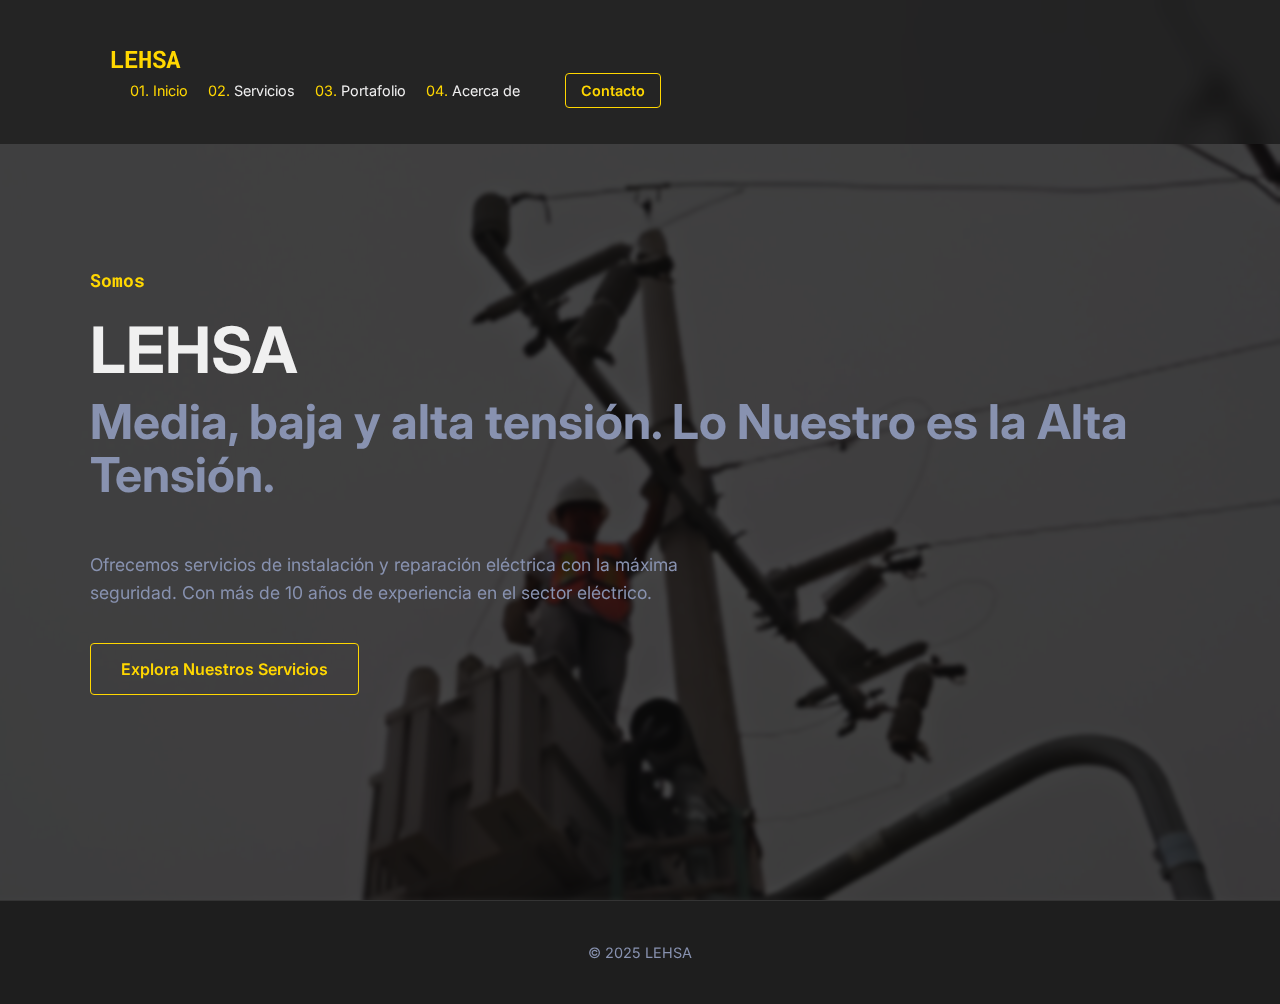
<file: index.html>
<!DOCTYPE html>
<html lang="es">
<head>
    <meta charset="UTF-8">
    <meta name="viewport" content="width=device-width, initial-scale=1.0">
    <title>Inicio - LEHSA</title>
    <link rel="stylesheet" href="css/main.css">
    <link rel="stylesheet" href="https://cdnjs.cloudflare.com/ajax/libs/font-awesome/6.0.0-beta3/css/all.min.css">
    <link href="https://fonts.googleapis.com/css2?family=Roboto+Mono:wght@400;700&family=Inter:wght@400;600;700&display=swap" rel="stylesheet">
</head>
<body class="transparent-body"> <div class="page-bg-slider">
        <img src="Image/Trabajo 1.png" class="bg-slide active">
        <img src="Image/Instalacion Luminaria.png" class="bg-slide">
        <img src="Image/Transformador seco.png" class="bg-slide">
        <img src="Image/Transformador.png" class="bg-slide">
    </div>

    <div class="page-overlay"></div>

    <header class="header">
        <div class="container">
            <h1>LEHSA</h1>
            <nav>
                <ul>
                    <li><a href="index.html" class="active">Inicio</a></li>
                    <li><a href="servicios.html">Servicios</a></li>
                    <li><a href="portafolio.html">Portafolio</a></li>
                    <li><a href="acerca.html">Acerca de</a></li>
                    <li><a href="contacto.html">Contacto</a></li>
                </ul>
            </nav>
        </div>
    </header>

    <main>
        <section id="inicio" class="hero transparent-hero">
            <div class="container">
                <h2>Somos</h2>
                <p>LEHSA</p>
                <p>Media, baja y alta tensión. Lo Nuestro es la Alta Tensión.</p> 
                <p>
                    Ofrecemos servicios de instalación y reparación eléctrica con la máxima seguridad.
                    Con más de 10 años de experiencia en el sector eléctrico.
                </p>
                <a href="servicios.html" class="btn">Explora Nuestros Servicios</a>
            </div>
        </section>
    </main>

    <footer class="footer">
        <div class="container">
            <p>&copy; 2025 LEHSA</p>
        </div>
    </footer>

    <script src="js/main.js"></script>
    <script src="js/bg-slider.js"></script>
    <script src="js/carousel-elements.js"></script>
    <script src="js/carousel-events.js"></script>
    <script src="js/carousel-functions.js"></script>

</body>
</html>
</file>
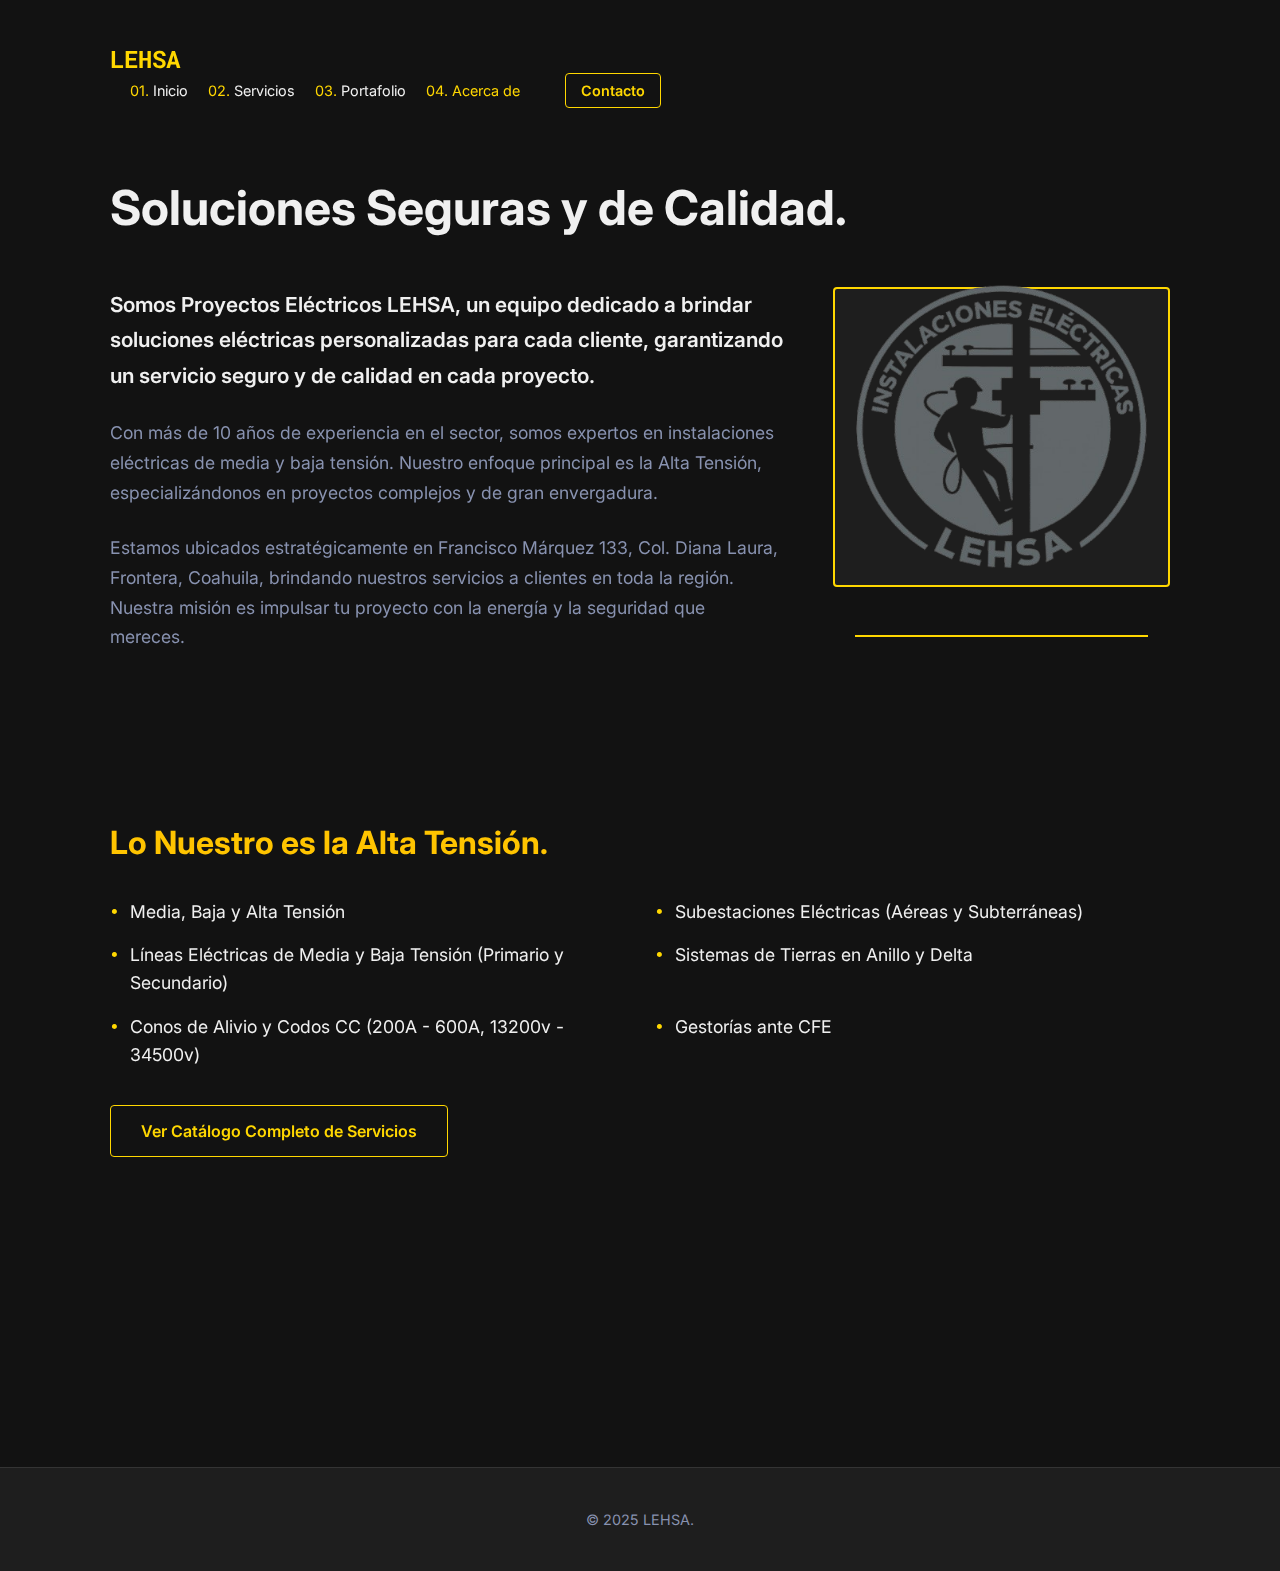
<file: acerca.html>
<!DOCTYPE html>
<html lang="es">
<head>
    <meta charset="UTF-8">
    <meta name="viewport" content="width=device-width, initial-scale=1.0">
    <title>Acerca de - LEHSA</title>
    <link rel="stylesheet" href="css/main.css">
    <link rel="stylesheet" href="https://cdnjs.cloudflare.com/ajax/libs/font-awesome/6.0.0-beta3/css/all.min.css">
    <link href="https://fonts.googleapis.com/css2?family=Roboto+Mono:wght@400;700&family=Inter:wght@400;600;700&display=swap" rel="stylesheet">
</head>
<body>
    <header class="header">
        <div class="container">
            <h1>LEHSA</h1><nav>
                <ul>
                    <li><a href="index.html">Inicio</a></li>
                    <li><a href="servicios.html">Servicios</a></li>
                    <li><a href="portafolio.html">Portafolio</a></li>
                    <li><a href="acerca.html" class="active">Acerca de</a></li>
                    <li><a href="contacto.html">Contacto</a></li>
                </ul>
            </nav>
        </div>
    </header>

    <main>
        <section class="section about-hero">
            <div class="container">
                <h2 class="section-title">Soluciones Seguras y de Calidad.</h2>
                
                <div class="about-content">
                    <div class="about-text">
                        <p class="lead-text">
                            Somos Proyectos Eléctricos LEHSA, un equipo dedicado a brindar soluciones eléctricas personalizadas para cada cliente,
                            garantizando un servicio seguro y de calidad en cada proyecto.
                        </p>
                        
                        <p>
                            Con más de 10 años de experiencia en el sector, somos expertos en instalaciones eléctricas de media y baja tensión. 
                            Nuestro enfoque principal es la Alta Tensión, especializándonos en proyectos complejos y de gran envergadura.
                        </p>

                        <p>
                            Estamos ubicados estratégicamente en Francisco Márquez 133, Col. Diana Laura, Frontera, Coahuila, 
                            brindando nuestros servicios a clientes en toda la región. Nuestra misión es impulsar tu proyecto con la energía y la seguridad que mereces.
                        </p>
                    </div>

                    <div class="about-image">
                        <div class="image-placeholder">
                            <div class="image-wrapper">
                            <img src="Image/Si.png" alt="Logo de LEHSA">
                            </div>
                        </div>
                    </div>
                </div>
            </div>
        </section>

        <section class="section service-focus">
            <div class="container">
                <h3 class="subsection-title">Lo Nuestro es la Alta Tensión.</h3>
                <ul class="skills-list">
                    <li>Media, Baja y Alta Tensión</li>
                    <li>Subestaciones Eléctricas (Aéreas y Subterráneas)</li>
                    <li>Líneas Eléctricas de Media y Baja Tensión (Primario y Secundario)</li>
                    <li>Sistemas de Tierras en Anillo y Delta</li>
                    <li>Conos de Alivio y Codos CC (200A - 600A, 13200v - 34500v)</li>
                    <li>Gestorías ante CFE</li>
                </ul>
                <a href="servicios.html" class="btn">Ver Catálogo Completo de Servicios</a>
            </div>
        </section>
    </main>
    
    <footer class="footer">
        <div class="container">
            <p>&copy; 2025 LEHSA.</p>
        </div>
    </footer>

    
    <script src="js/main.js"></script>
</body>
</html>
</file>
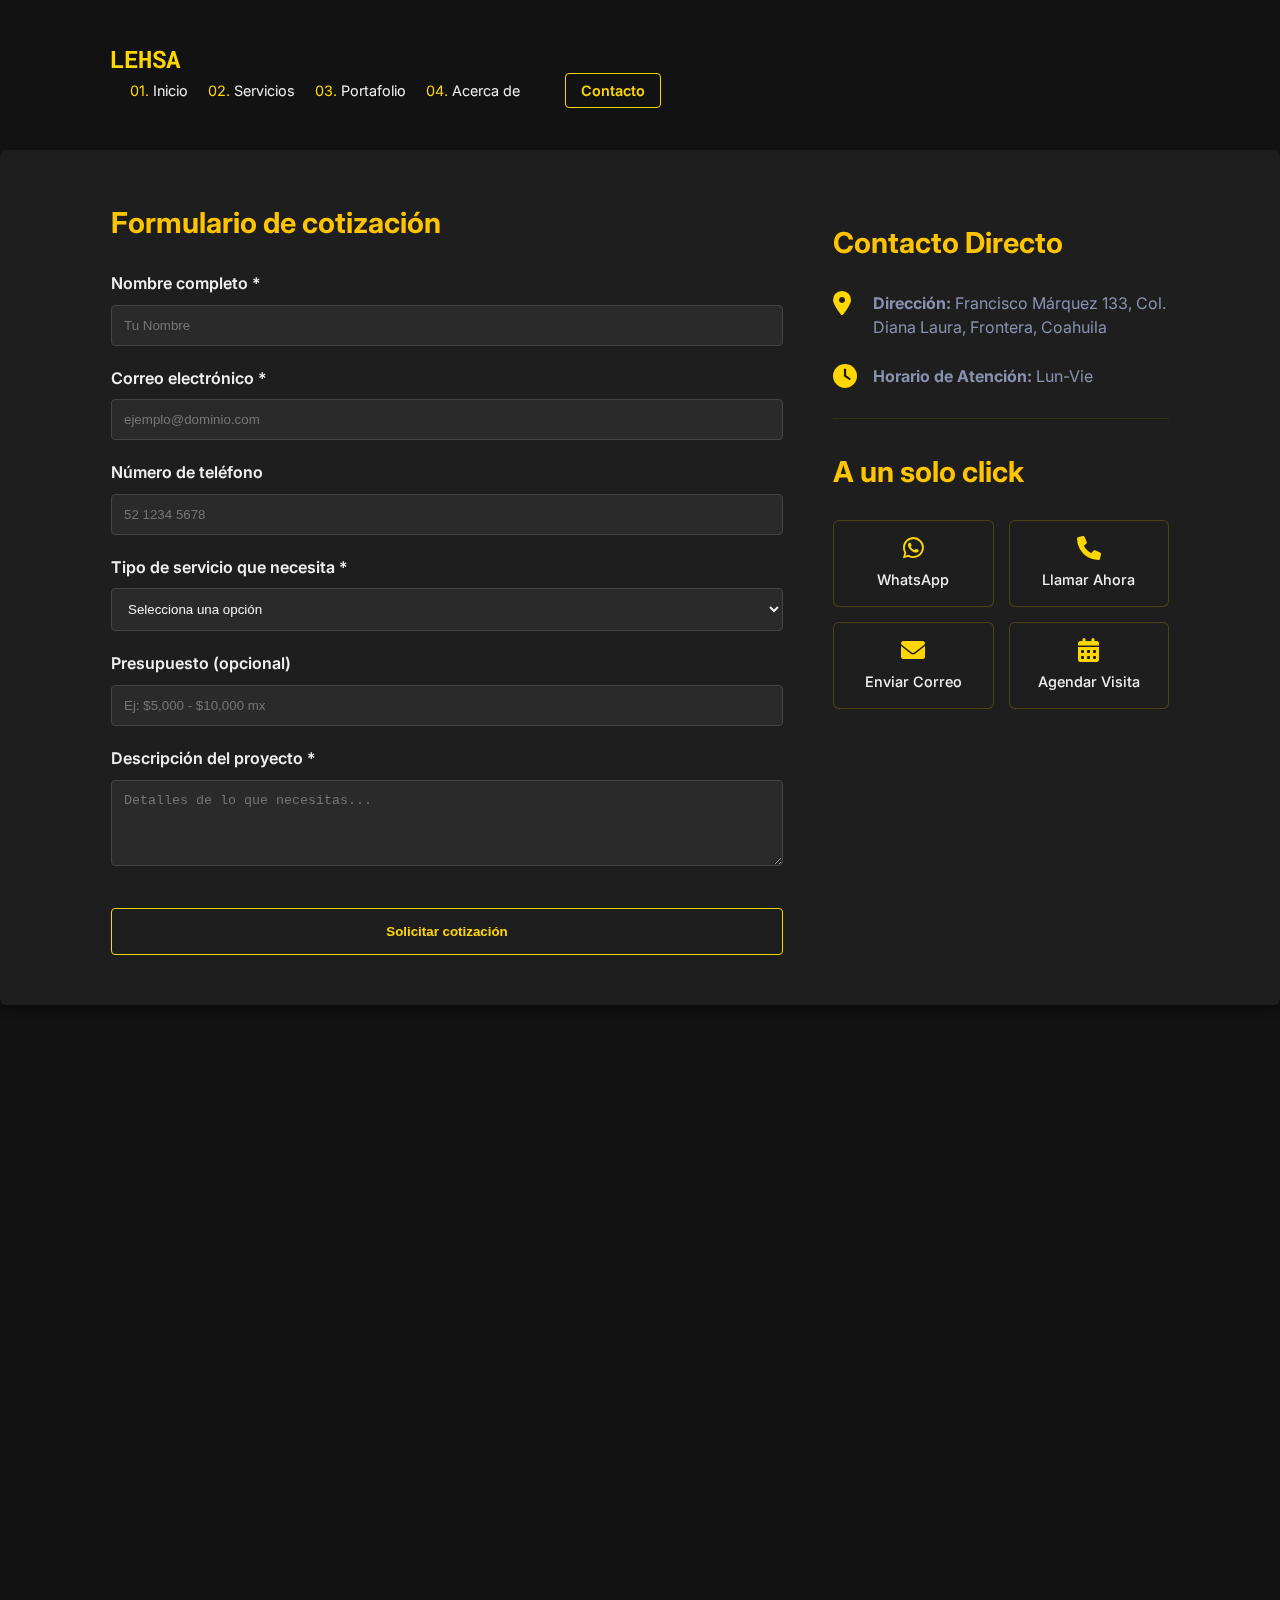
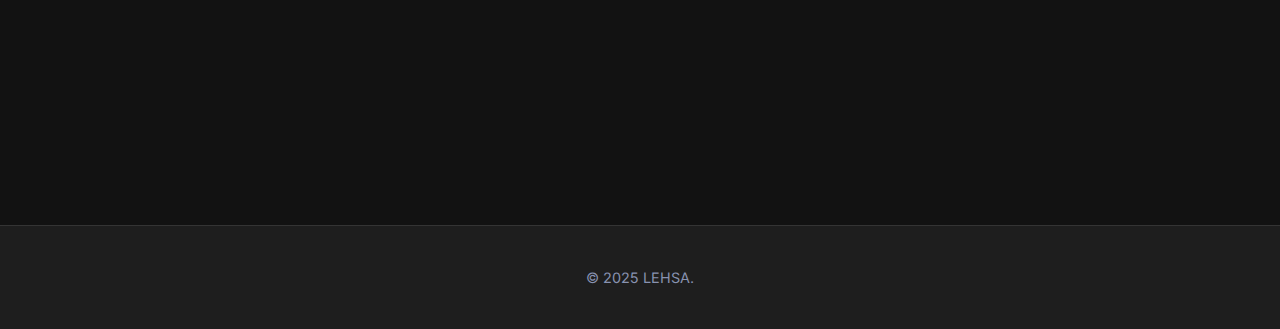
<file: contacto.html>
<!DOCTYPE html>
<html lang="es">
<head>
    <meta charset="UTF-8">
    <meta name="viewport" content="width=device-width, initial-scale=1.0">
    <title>Inicio - LEHSA</title>
    <link rel="stylesheet" href="css/main.css">
    <link rel="stylesheet" href="https://cdnjs.cloudflare.com/ajax/libs/font-awesome/6.0.0-beta3/css/all.min.css">
    <link href="https://fonts.googleapis.com/css2?family=Roboto+Mono:wght@400;700&family=Inter:wght@400;600;700&display=swap" rel="stylesheet">
<style>
        .map-placeholder {
            width: 100%;
            height: 400px;
            background-color: #333;
            display: flex;
            justify-content: center;
            align-items: center;
            color: var(--color-text-light);
            font-size: 1.5em;
            border: 2px solid var(--color-accent-primary);
            margin-top: 40px;
        }
    </style>

</head>
<body>
<header class="header">
        <div class="container">
            <h1>LEHSA</h1><nav>
                <ul>
                    <li><a href="index.html">Inicio</a></li>
                    <li><a href="servicios.html">Servicios</a></li>
                    <li><a href="portafolio.html">Portafolio</a></li>
                    <li><a href="acerca.html">Acerca de</a></li>
                    <li><a href="contacto.html" class="active">Contacto</a></li>
                </ul>
            </nav>
        </div>
    </header>

    <main>
        
      <section class="section" style="padding-top: 150px;">
    <form class="contact-form"
      action="https://api.web3forms.com/submit"
      method="POST">

    <input type="hidden" name="access_key" value="88c53914-6cd7-4025-ad7e-12ce39c0093f">

    <input type="hidden" name="subject" value="Nueva solicitud de cotización">
    <input type="hidden" name="from_name" value="COTIZACION LEHSA">
    <input type="hidden" name="redirect" value="https://lexianglitch.github.io/LEHSA/index.html">

    <input type="checkbox" name="botcheck" style="display:none">

    <div class="container contact-grid">
        <div class="contact-form-side">
            <h3>Formulario de cotización</h3>

            <div class="form-group">
                <label for="nombre">Nombre completo *</label>
                <input type="text" id="nombre" name="nombre" required placeholder="Tu Nombre">
            </div>

            <div class="form-group">
                <label for="email">Correo electrónico *</label>
                <input type="email" id="email" name="email" required placeholder="ejemplo@dominio.com">
            </div>

            <div class="form-group">
                <label for="telefono">Número de teléfono</label>
                <input type="tel" id="telefono" name="telefono" required placeholder="52 1234 5678">
            </div>

            <div class="form-group">
                <label for="servicio">Tipo de servicio que necesita *</label>
                <select id="servicio" name="servicio" required>
                    <option value="" disabled selected>Selecciona una opción</option>
                    <option value="INSTALACION DE SUBESTACION">INSTALACION DE SUBESTACION</option>
                    <option value="INSTALACION DE LUMINARIA">INSTALACION DE LUMINARIA</option>
                    <option value="COLOCACION DE TRANSFORMADOR">COLOCACION DE TRANSFORMADOR</option>
                    <option value="MATERIAL ELECTRICO">MATERIAL ELECTRICO</option>
                    <option value="INSTALCION DE ACCESESORIOS">INSTALCION DE ACCESESORIOS</option>
                    <option value="INSTALACION DE INTERRUPTORES">INSTALACION DE INTERRUPTORES</option>
                    <option value="Otros">Otro</option>
                </select>
            </div>

            <div class="form-group">
                <label for="presupuesto">Presupuesto (opcional)</label>
                <input type="text" id="presupuesto" name="presupuesto" placeholder="Ej: $5,000 - $10,000 mx">
            </div>

            <div class="form-group">
                <label for="descripcion">Descripción del proyecto *</label>
                <textarea id="descripcion" name="descripcion" rows="4" required placeholder="Detalles de lo que necesitas..."></textarea>
            </div>

            <button type="submit" class="btn">Solicitar cotización</button>
        </div>

                <div class="contact-info-side">
                    
                    <h3>Contacto Directo</h3>
                    <div class="info-item">
                        <i class="fas fa-map-marker-alt"></i>
                        <p><strong>Dirección:</strong> Francisco Márquez 133, Col. Diana Laura, Frontera, Coahuila</p>
                    </div>
                    <div class="info-item">
                        <i class="fas fa-clock"></i>
                        <p><strong>Horario de Atención:</strong> Lun-Vie</p>
                    </div>
                    
                    <hr class="separator">

                    <h3>A un solo click</h3>
                    <div class="quick-links-grid">
                        <a href="https://wa.me/8662547027?text=Hola,%20me%20interesa%20una%20cotización" target="_blank" class="quick-btn">
                            <i class="fab fa-whatsapp"></i><span>WhatsApp</span>
                        </a>
                        <a href="tel:8662547027" class="quick-btn">
                            <i class="fas fa-phone"></i><span>Llamar Ahora</span>
                        </a>
                        <a href="mailto:marisanchez84@hotmail.com" class="quick-btn">
                            <i class="fas fa-envelope"></i><span>Enviar Correo</span>
                        </a>
                        <a href="#" class="quick-btn">
                            <i class="fas fa-calendar-alt"></i><span>Agendar Visita</span>
                        </a>
                    </div>
                </div>

            </div>
        </section>

<section class="section map-section" style="padding-top: 0;">
    <div class="container">
        <h3 class="subsection-title" style="text-align: center;">Nos encontramos en</h3>

        <div class="map-container" style="width: 100%; height: 400px; border-radius: 15px; overflow: hidden; margin-top: 20px;">
            <iframe 
                src="https://www.google.com/maps/embed?pb=!1m18!1m12!1m3!1d1777.9386861063722!2d-101.48250946110508!3d26.970782394153204!2m3!1f0!2f0!3f0!3m2!1i1024!2i768!4f13.1!3m3!1m2!1s0x868bcf27a4b5fbe5%3A0x3c78160ad3f9a2dc!2sFrancisco%20M%C3%A1rquez%2C%2025644%20Col.%20Diana%20Laura%20Riojas%20de%20Colosio%2C%20Coah.!5e0!3m2!1ses-419!2smx!4v1764815939664!5m2!1ses-419!2smx" 
                width="100%" 
                height="100%" 
                style="border:0;" 
                allowfullscreen="" 
                loading="lazy" 
                referrerpolicy="no-referrer-when-downgrade">
            </iframe>
        </div>

    </div>
</section>

    <footer class="footer">
        <div class="container">
            <p>&copy; 2025 LEHSA.</p>
        </div>
    </footer>

    
    <script src="js/main.js"></script>
</body>

</html>
</file>
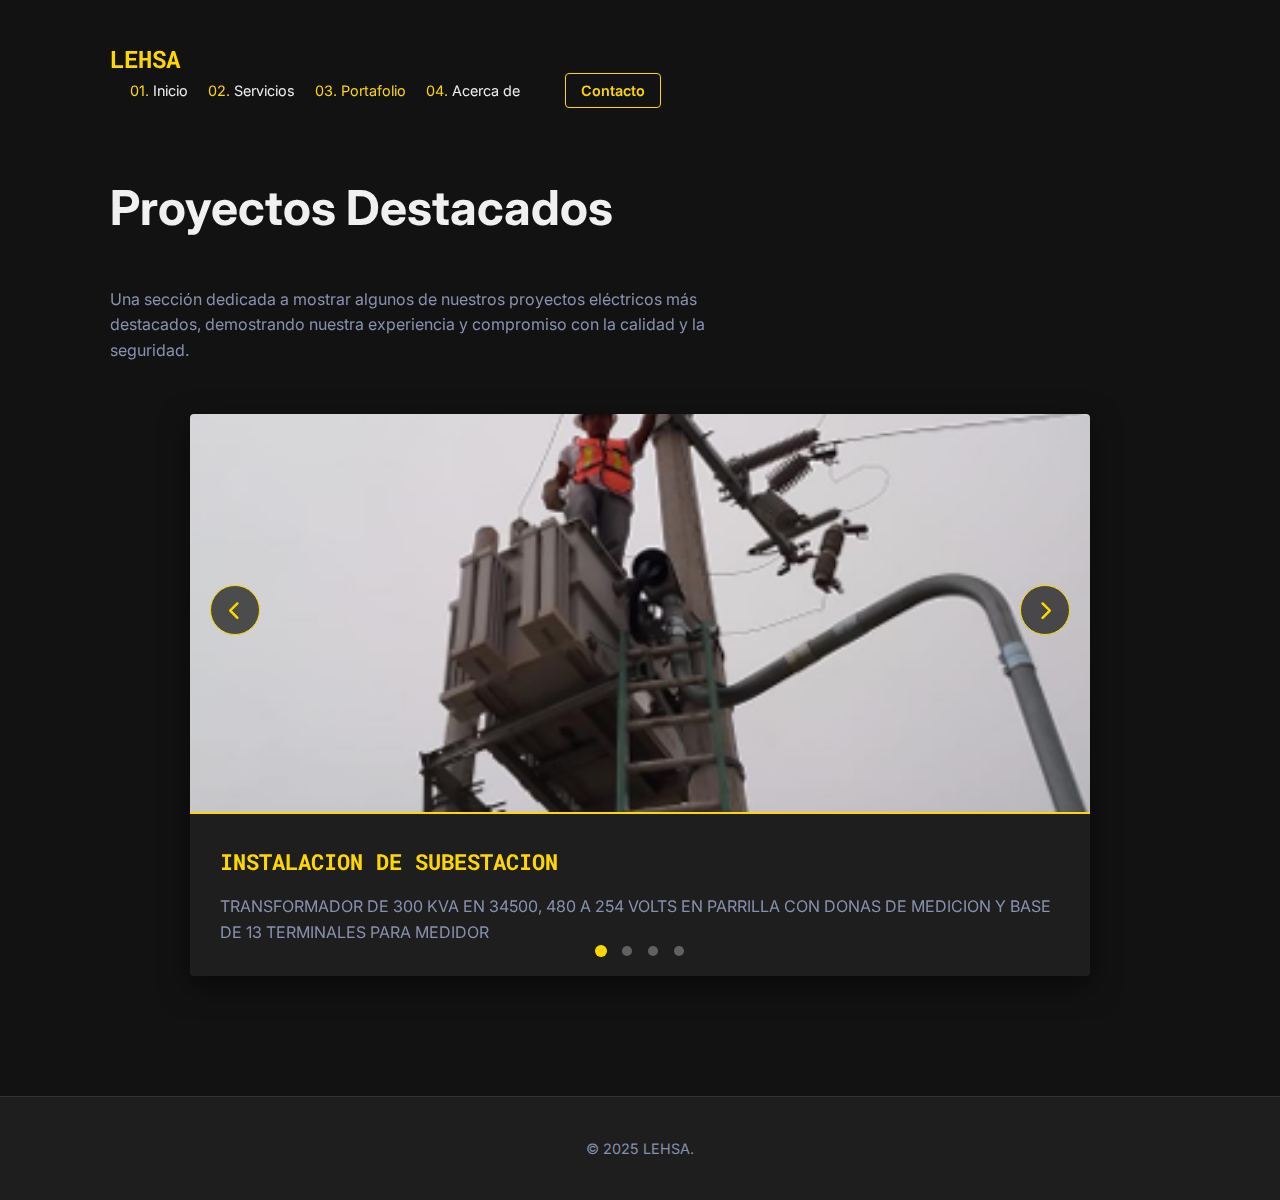
<file: portafolio.html>
<!DOCTYPE html>
<html lang="es">
<head>
    <meta charset="UTF-8">
    <meta name="viewport" content="width=device-width, initial-scale=1.0">
    <title>Portafolio - LEHSA</title>
    <link rel="stylesheet" href="css/main.css">
    <link rel="stylesheet" href="https://cdnjs.cloudflare.com/ajax/libs/font-awesome/6.0.0-beta3/css/all.min.css">
    <link href="https://fonts.googleapis.com/css2?family=Inter:wght@400;600;700&family=Roboto+Mono:wght@400;700&display=swap" rel="stylesheet">
</head>
<body>
    <header class="header">
        <div class="container">
             <h1>LEHSA</h1><nav>
                <ul>
                    <li><a href="index.html">Inicio</a></li>
                    <li><a href="servicios.html">Servicios</a></li>
                    <li><a href="portafolio.html" class="active">Portafolio</a></li>
                    <li><a href="acerca.html">Acerca de</a></li>
                    <li><a href="contacto.html">Contacto</a></li>
                </ul>
            </nav>
        </div>
    </header>

    <main>
        <section id="portafolio" class="section portfolio-section" style="padding-top: 150px;">
            <div class="container">
                
                <h2 class="section-title">Proyectos Destacados</h2>
                
                <p style="color: var(--color-text-subtle); max-width: 600px; margin-bottom: 50px;">
                    Una sección dedicada a mostrar algunos de nuestros proyectos eléctricos más destacados,
                    demostrando nuestra experiencia y compromiso con la calidad y la seguridad.
                </p>

                <div class="carousel-container">
                    <div class="carousel-track">
                        
                        <div class="carousel-item">
                            <div class="image-wrapper">
                                <img src="Image/PF/Instalacion Subestacion.png" alt="Instalación eléctrica en local comercial">
                            </div>
                            <div class="carousel-caption">
                                <h4>INSTALACION DE SUBESTACION</h4>
                                <p>TRANSFORMADOR DE 
                                    300 KVA EN 34500, 480 
                                    A 254 VOLTS EN 
                                    PARRILLA CON DONAS 
                                    DE MEDICION Y BASE 
                                    DE 13 TERMINALES 
                                    PARA MEDIDOR</p>
                            </div>
                        </div>

                        <div class="carousel-item">
                            <div class="image-wrapper">

                                <img src="Image/PF/Instalacion de interruptores.png" alt="Instalacion de interruptores">
                            </div>
                            <div class="carousel-caption">
                                <h4>INSTALACION DE INTERRUPTORES</h4>
                                <p>TRES  PIEZAS, CON 
                                CONECCIONES, ZAPATAS 
                                PONCHABLES PARA 
                                DERIVADOS DE 
                                ALIMENTADORES  
                                BAJADAS DE EQUIPOS, 
                                (MOTORES). CON CABLE 
                                CAL. 500 Y 3/0.
                                </p>
                            </div>
                        </div>

                        <div class="carousel-item">
                            <div class="image-wrapper">
                                
                                <img src="Image/PF/Colocacion de transformador.png" alt="Colocacion de transformador">
                            </div>
                            <div class="carousel-caption">
                                <h4>COLOCACION DE TRANSFORMADOR</h4>
                                <p>PEDESTAL EN 34500, A 
                                440 A 254 VOLTS CON 
                                CONOS DE ALIVIO EN 35 
                                KV Y CODOS DE 600 
                                AMPERS CON 
                                BOQUILLAS BUSHING 
                                CON ADAPTADOR DE 
                                TIERRAS EN 35 KV CON 
                                CABLE XLP DE 35 KV
                                </p>
                            </div>
                        </div>

                        <div class="carousel-item">
                            <div class="image-wrapper">
                                
                                <img src="Image/PF/Instalacion Luminaria.png" alt="Instalacion de luminaria">
                            </div>
                            <div class="carousel-caption">
                                <h4>INSTALACION DE LUMINARIA</h4>
                                <p> CANALIZACION DE 
                                TUBERIA CONDUIT 
                                PARED GRUESA Y 
                                CABLEADO, 
                                INSTALACION DE 
                                LUMINARIA LED, EN 
                                ALTURA DE 9 MTS.
                                </p>
                            </div>
                        </div>

                    </div>

                    <button class="carousel-btn prev" aria-label="Anterior"><i class="fas fa-chevron-left"></i></button>
                    <button class="carousel-btn next" aria-label="Siguiente"><i class="fas fa-chevron-right"></i></button>
                    
                    <div class="carousel-nav">
                        <button class="carousel-indicator current-slide"></button>
                        <button class="carousel-indicator"></button>
                        <button class="carousel-indicator"></button>
                                                <button class="carousel-indicator"></button>
                    </div>
                </div>

            </div>
        </section>
    </main>

    <footer class="footer">
        <div class="container">
            <p>&copy; 2025 LEHSA.</p>
        </div>
    </footer>

    
    <script src="js/main.js"></script>
    <script src="js/carousel-elements.js"></script>
    <script src="js/carousel-events.js"></script>
    <script src="js/carousel-functions.js"></script>

    <div id="imageModal" class="lightbox-modal">
    <span class="lightbox-close">&times;</span>
    <img class="lightbox-content" id="img01">
    <div id="caption"></div>
</div>
</body>
</html>
</file>
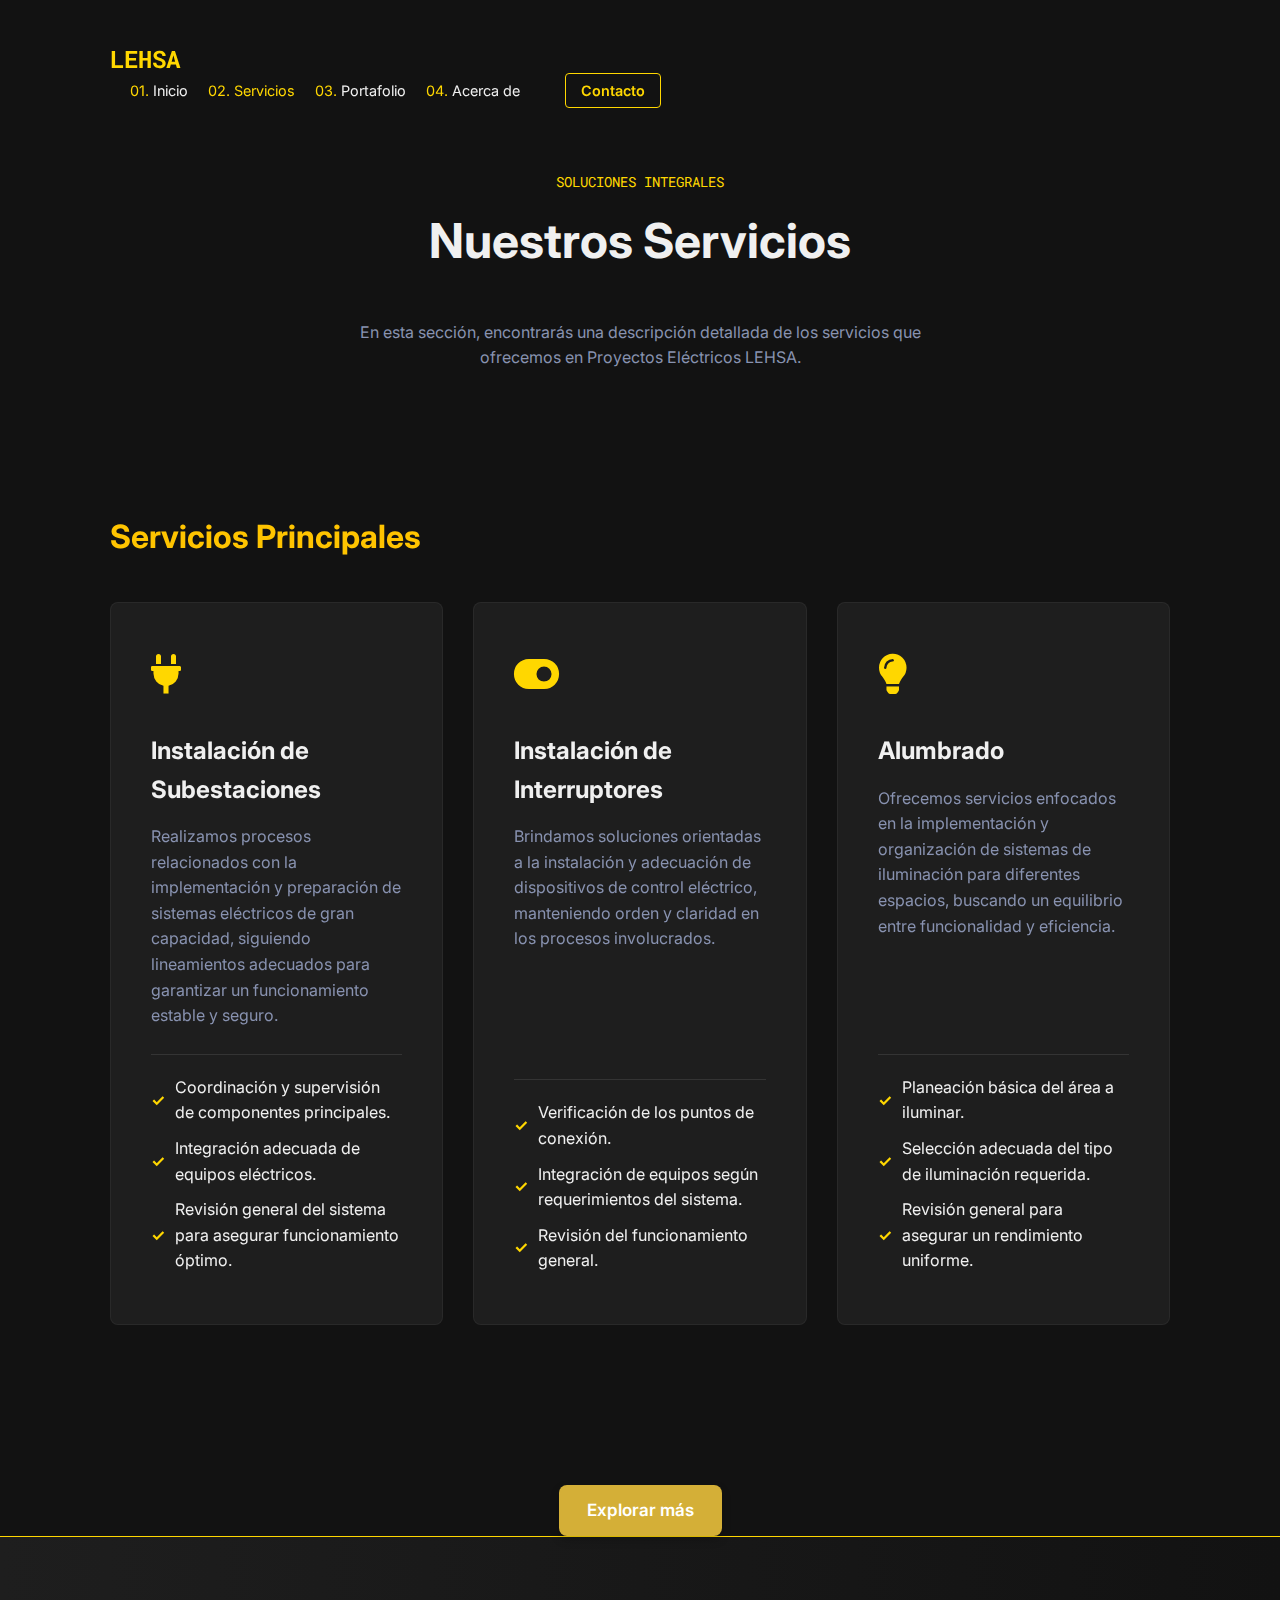
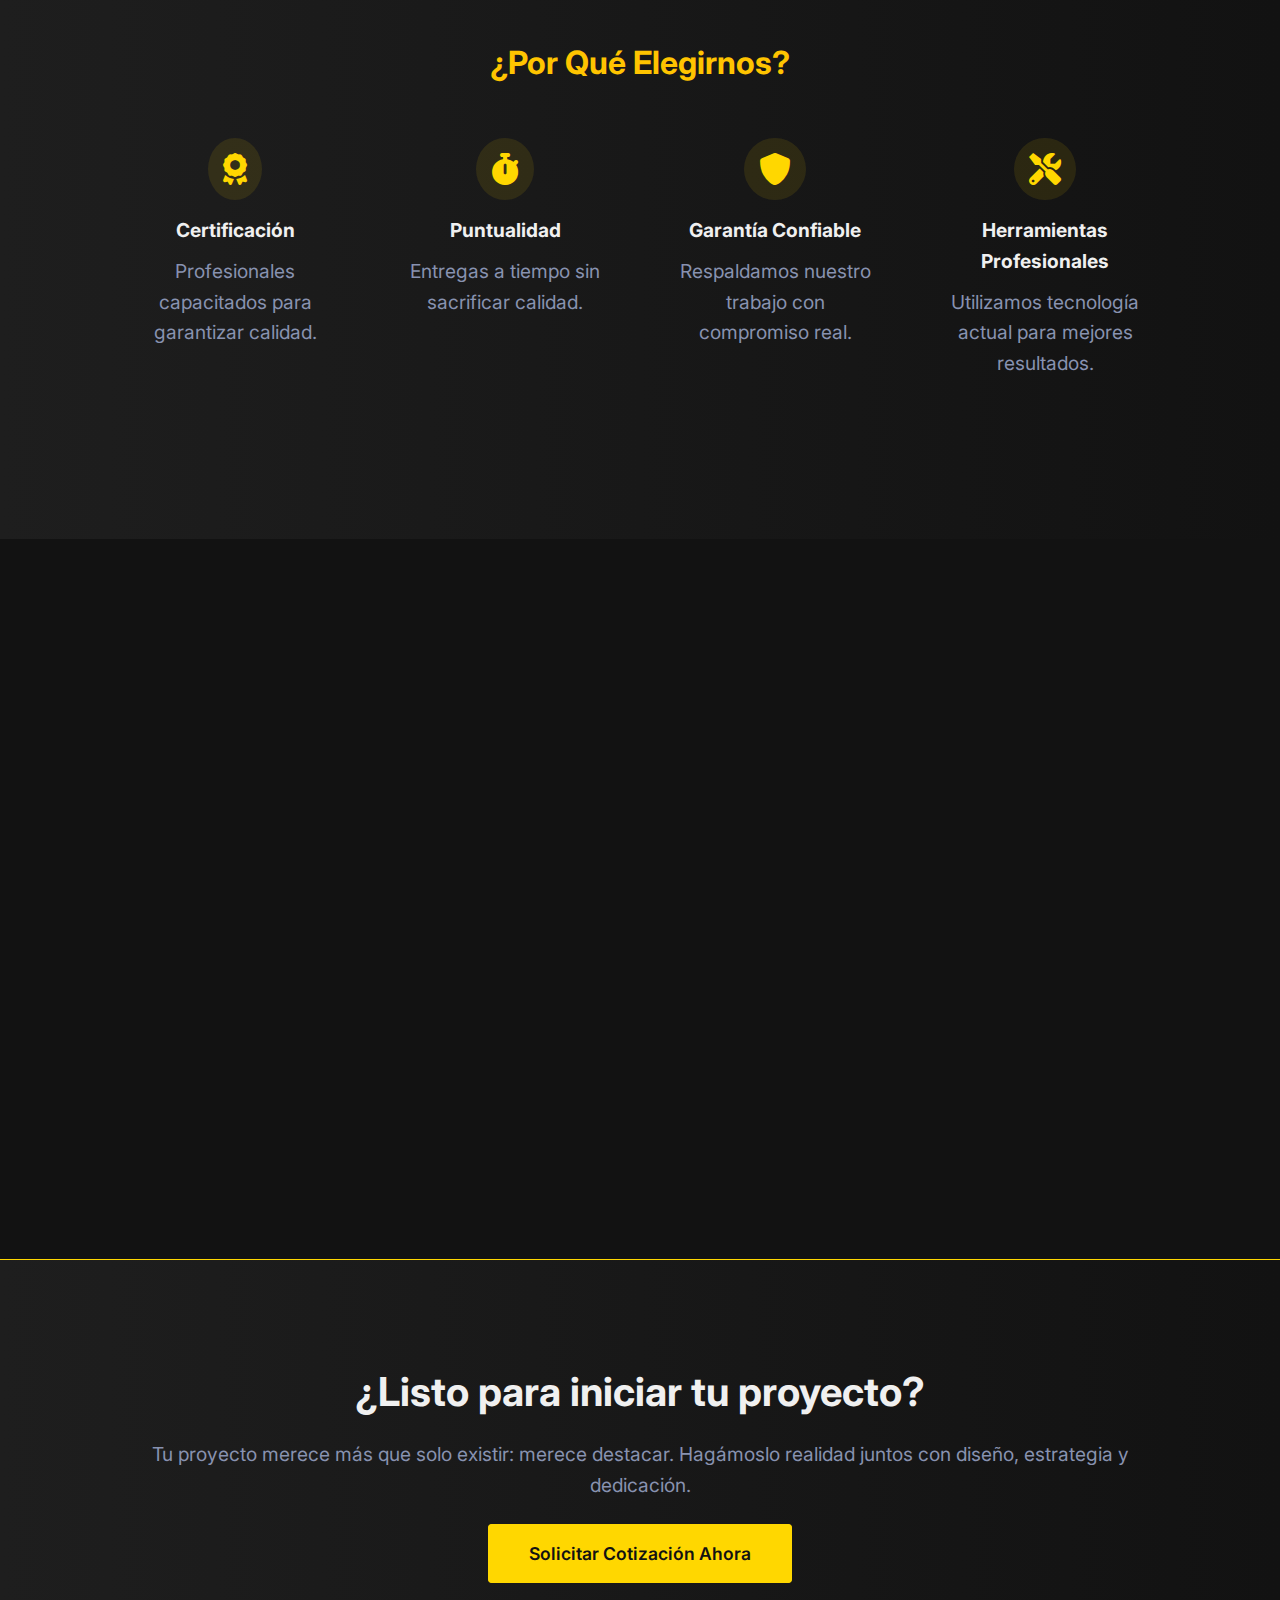
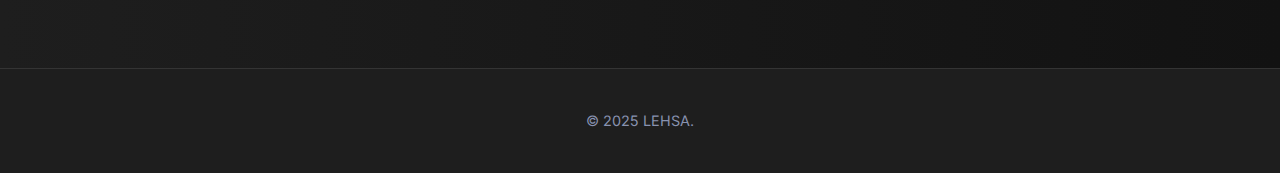
<file: servicios.html>
<!DOCTYPE html>
<html lang="es">
<head>
    <meta charset="UTF-8">
    <meta name="viewport" content="width=device-width, initial-scale=1.0">
        <style>
        html, body {
            background-color: #121212 !important; 
        }
    </style>
    <title>Servicios - LEHSA</title>
    <link rel="stylesheet" href="css/main.css">
    <link rel="stylesheet" href="https://cdnjs.cloudflare.com/ajax/libs/font-awesome/6.0.0-beta3/css/all.min.css">
    <link href="https://fonts.googleapis.com/css2?family=Inter:wght@400;600;700&family=Roboto+Mono:wght@400;700&display=swap" rel="stylesheet">
</head>

<body class="transparent-body page-transition"> 
    
<body>
    <header class="header">
        <div class="container">
            <h1>LEHSA</h1><nav>
                <ul>
                    <li><a href="index.html">Inicio</a></li>
                    <li><a href="servicios.html" class="active">Servicios</a></li>
                    <li><a href="portafolio.html">Portafolio</a></li>
                    <li><a href="acerca.html">Acerca de</a></li>
                    <li><a href="contacto.html">Contacto</a></li>
                </ul>
            </nav>
        </div>
    </header>

    <main>
        <section class="hero-small" style="padding-top: 150px; padding-bottom: 50px; text-align: center;">
            <div class="container">
                <p class="section-subtitle">SOLUCIONES INTEGRALES</p>
                <h2 class="section-title">Nuestros Servicios</h2>
                <p style="color: var(--color-text-subtle); max-width: 600px; margin: 0 auto;">
                    En esta sección, encontrarás una descripción detallada de los servicios que ofrecemos en Proyectos Eléctricos LEHSA.
                </p>
            </div>
        </section>

        <section class="section service-focus">
            <div class="container">
                <h3 class="subsection-title">Servicios Principales</h3>
                
                <div class="big-cards-grid">
                    <div class="big-service-card">
                        <div class="icon-box"><i class="fas fa-plug"></i></div>
                        <h4>Instalación de Subestaciones</h4>
                        <p>Realizamos procesos relacionados con la implementación y preparación de sistemas eléctricos de gran capacidad, siguiendo lineamientos adecuados para garantizar un funcionamiento estable y seguro.</p>
                        <ul class="card-list">
                            <li>Coordinación y supervisión de componentes principales.</li>
                            <li>Integración adecuada de equipos eléctricos.</li>
                            <li>Revisión general del sistema para asegurar funcionamiento óptimo.</li>
                        </ul>
                    </div>

                    <div class="big-service-card">
                        <div class="icon-box"><i class="fas fa-toggle-on"></i></div>
                        <h4>Instalación de Interruptores</h4>
                        <p>Brindamos soluciones orientadas a la instalación y adecuación de dispositivos de control eléctrico, manteniendo orden y claridad en los procesos involucrados.</p>
                        <ul class="card-list">
                            <li>Verificación de los puntos de conexión.</li>
                            <li>Integración de equipos según requerimientos del sistema.</li>
                            <li>Revisión del funcionamiento general.</li>
                        </ul>
                    </div>

                    <div class="big-service-card">
                        <div class="icon-box"><i class="fas fa-lightbulb"></i></div>
                        <h4>Alumbrado</h4>
                        <p>Ofrecemos servicios enfocados en la implementación y organización de sistemas de iluminación para diferentes espacios, buscando un equilibrio entre funcionalidad y eficiencia.</p>
                        <ul class="card-list">
                            <li>Planeación básica del área a iluminar.</li>
                            <li>Selección adecuada del tipo de iluminación requerida.</li>
                            <li>Revisión general para asegurar un rendimiento uniforme.</li>
                        </ul>
                    </div>
                </div>

            </section>
            <div class="service-button-container">
                <a href="portafolio.html" class="btn-gold">Explorar más</a>
            </div>

        </div>


    <section class="cta-banner">
        <div class="container">
            <h3 class="subsection-title" style="text-align: center;">¿Por Qué Elegirnos?</h3>
            <div class="why-us-grid">
                <div class="why-card">
                    <i class="fas fa-award"></i>
                    <h4>Certificación</h4>
                    <p>Profesionales capacitados para garantizar calidad.</p>
                </div>
                <div class="why-card">
                    <i class="fas fa-stopwatch"></i>
                    <h4>Puntualidad</h4>
                    <p>Entregas a tiempo sin sacrificar calidad.</p>
                </div>
                <div class="why-card">
                    <i class="fas fa-shield-alt"></i>
                    <h4>Garantía Confiable</h4>
                    <p>Respaldamos nuestro trabajo con compromiso real.</p>
                </div>
                <div class="why-card">
                    <i class="fas fa-tools"></i>
                    <h4>Herramientas Profesionales</h4>
                    <p>Utilizamos tecnología actual para mejores resultados.</p>
                </div>
            </div>
        </div>
    </section>


        <section class="section process-section" style="background-color: var(--color-dark-bg);">
            <div class="container">
                <p class="section-subtitle" style="text-align: center;">METODOLOGÍA DE TRABAJO</p>
                <h3 class="subsection-title" style="text-align: center; margin-bottom: 60px;">Nuestro Proceso</h3>
                
                <div class="process-timeline">
                    <div class="process-step">
                        <div class="step-number">01</div>
                        <h4>Evaluación</h4>
                        <p>Realizamos una revisión inicial para comprender las necesidades del proyecto y determinar el enfoque adecuado para su desarrollo.</p>
                    </div>
                    
                    <div class="process-step">
                        <div class="step-number">02</div>
                        <h4>Trabajo</h4>
                        <p>Ejecutamos las tareas correspondientes siguiendo un proceso organizado, manteniendo calidad y eficiencia en cada etapa.</p>
                    </div>

                    <div class="process-step">
                        <div class="step-number">03</div>
                        <h4>Entrega</h4>
                        <p>Presentamos el resultado final asegurándonos de que cumpla con los lineamientos esperados y con los objetivos planteados.</p>
                    </div>

                    <div class="process-step">
                        <div class="step-number">04</div>
                        <h4>Garantía</h4>
                        <p>Ofrecemos acompañamiento posterior para resolver cualquier duda o situación relacionada con el servicio brindado.</p>
                    </div>
                </div>
            </div>
        </section>

        <section class="cta-banner">
            <div class="container">
                <h2>¿Listo para iniciar tu proyecto?</h2>
                <p>Tu proyecto merece más que solo existir: merece destacar. Hagámoslo realidad juntos con diseño, estrategia y dedicación.</p>
                <a href="contacto.html" class="btn btn-large">Solicitar Cotización Ahora</a>
            </div>
        </section>

    </main>

    <footer class="footer">
        <div class="container">
            <p>&copy; 2025 LEHSA.</p>
        </div>
    </footer>

    <script src="js/main.js"></script>

</body>
</html>
</file>
<file: css/main.css>
@import url('base.css');
@import url('header.css');
@import url('hero.css');
@import url('services.css');
@import url('footer.css');
@import url('about.css');
@import url('skills.css');
@import url('responsive.css');
@import url('carousel.css');
@import url('big-cards.css');
@import url('split-specials.css');
@import url('why-us.css');
@import url('process.css');
@import url('cta.css');
@import url('contact.css');
@import url('page-bg.css');
@import url('buttons.css');
@import url('anim.css');
@import url('lightbox.css');
</file>
